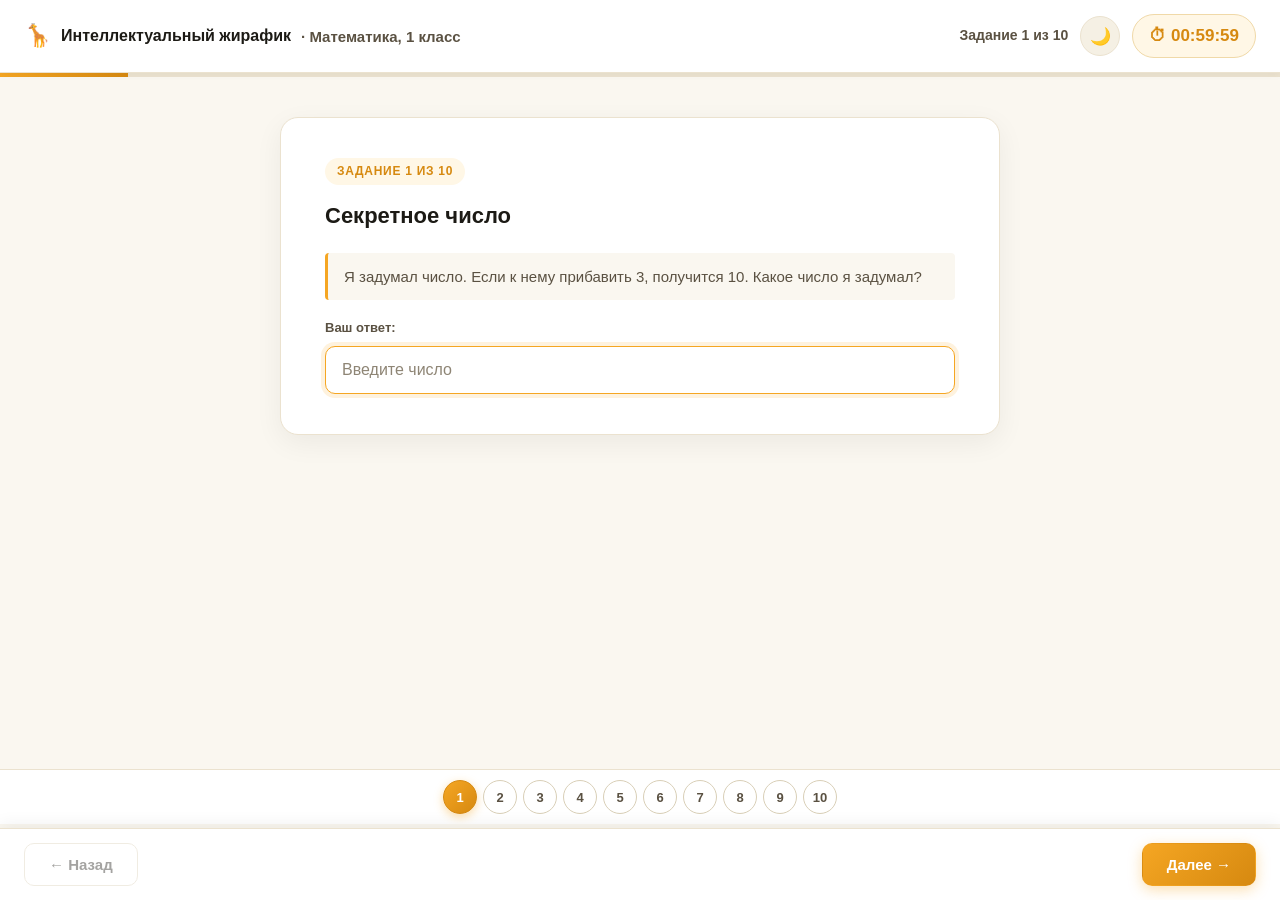
<file: olympiads/math_1.html>
<!DOCTYPE html>
<html lang="ru">
<head>
<meta charset="UTF-8">
<meta name="viewport" content="width=device-width, initial-scale=1.0">
<title>Математика — 1 класс</title>
<script>
  // Применяем тему ДО отрисовки, чтобы не было "вспышки"
  (function () {
    try {
      var t = localStorage.getItem('theme');
      if (t === 'dark' || (!t && window.matchMedia('(prefers-color-scheme: dark)').matches)) {
        document.documentElement.setAttribute('data-theme', 'dark');
      }
    } catch (e) {}
  })();
</script>
<style>
  /* ===================== ТЕМЫ ===================== */
  :root, [data-theme="light"] {
    --primary: #f5a623;
    --primary-dark: #d68910;
    --primary-soft: #fff7e6;
    --primary-line: #f0d9a8;
    --bg: #faf7f0;
    --bg-alt: #ffffff;
    --surface: #ffffff;
    --surface-2: #f5f0e4;
    --text: #1c1a15;
    --text-2: #5a5142;
    --muted: #8e8575;
    --border: #ebe2cf;
    --border-strong: #d9cfb7;
    --danger: #d9534f;
    --success: #2f855a;
  }
  [data-theme="dark"] {
    --primary: #f5b43d;
    --primary-dark: #e09a2b;
    --primary-soft: #2f2618;
    --primary-line: #4a3a1f;
    --bg: #100e0a;
    --bg-alt: #181510;
    --surface: #1a1712;
    --surface-2: #221d15;
    --text: #f5edd9;
    --text-2: #c9bfa8;
    --muted: #8f8672;
    --border: #2a241a;
    --border-strong: #3d3526;
    --danger: #ff6b66;
    --success: #6ee07a;
  }

  * { box-sizing: border-box; margin: 0; padding: 0; }
  html, body {
    height: 100%;
    font-family: -apple-system, BlinkMacSystemFont, "Segoe UI", Roboto, Arial, sans-serif;
    background: var(--bg);
    color: var(--text);
    line-height: 1.55;
    -webkit-font-smoothing: antialiased;
    -webkit-user-select: none;
    -moz-user-select: none;
    -ms-user-select: none;
    user-select: none;
    transition: background 0.25s ease, color 0.25s ease;
  }
  body { display: flex; flex-direction: column; min-height: 100vh; }

  .topbar {
    display: flex; align-items: center; justify-content: space-between;
    padding: 14px 24px; background: var(--surface); border-bottom: 1px solid var(--border);
    box-shadow: 0 2px 8px rgba(0,0,0,0.04);
    position: sticky; top: 0; z-index: 50;
  }
  .brand { display: flex; align-items: center; gap: 10px; font-weight: 800; font-size: 16px; }
  .brand-emoji { font-size: 22px; }
  .brand-title { font-size: 15px; color: var(--text-2); font-weight: 600; }

  .topbar-right { display: flex; align-items: center; gap: 12px; }

  .theme-toggle {
    background: var(--surface-2);
    border: 1px solid var(--border);
    border-radius: 999px;
    width: 40px; height: 40px;
    cursor: pointer;
    display: flex; align-items: center; justify-content: center;
    font-size: 17px;
    transition: background 0.15s, transform 0.1s;
    flex-shrink: 0;
    position: relative;
  }
  .theme-toggle:hover { background: var(--primary-soft); transform: scale(1.05); }

  .theme-toggle .theme-icon-dark { display: none; }
  .theme-toggle .theme-icon-light { display: inline; }
  [data-theme="dark"] .theme-toggle .theme-icon-dark { display: inline; }
  [data-theme="dark"] .theme-toggle .theme-icon-light { display: none; }

  .timer {
    display: flex; align-items: center; gap: 8px;
    padding: 8px 16px; background: var(--primary-soft); border: 1.5px solid var(--primary-line);
    border-radius: 999px; font-weight: 800; font-size: 17px; color: var(--primary-dark);
    font-variant-numeric: tabular-nums;
  }
  .timer.warning { background: var(--primary-soft); }
  .timer.danger { background: rgba(217, 83, 79, 0.1); color: var(--danger); border-color: var(--danger); animation: pulse 1s infinite; }
  @keyframes pulse { 0%, 100% { opacity: 1; } 50% { opacity: 0.55; } }

  .progress-info { font-size: 14px; font-weight: 700; color: var(--text-2); }
  .progress-bar { height: 4px; background: var(--border); }
  .progress-bar-fill { height: 100%; background: linear-gradient(90deg, var(--primary), var(--primary-dark)); width: 0%; transition: width 0.3s; }

  .stage { flex: 1; display: flex; justify-content: center; padding: 40px 24px 220px; }
  .card {
    width: 100%; max-width: 720px; background: var(--surface); border: 1px solid var(--border);
    border-radius: 18px; padding: 40px 44px;
    box-shadow: 0 8px 28px rgba(0,0,0,0.06);
    align-self: flex-start;
  }

  .q-num {
    display: inline-block; padding: 4px 12px; background: var(--primary-soft); color: var(--primary-dark);
    font-size: 12px; font-weight: 800; letter-spacing: 0.06em; text-transform: uppercase;
    border-radius: 999px; margin-bottom: 16px;
  }
  .q-title { font-size: 22px; font-weight: 800; margin-bottom: 22px; line-height: 1.35; color: var(--text); }
  .q-hint {
    font-size: 15px; color: var(--text-2); margin-bottom: 18px;
    padding: 12px 16px; background: var(--bg); border-left: 3px solid var(--primary);
    border-radius: 4px;
  }
  .q-answer-label { font-size: 13px; font-weight: 700; color: var(--text-2); margin-bottom: 8px; display: block; }
  .q-input {
    width: 100%; padding: 14px 16px; border: 1.5px solid var(--border); border-radius: 10px;
    font-size: 16px; font-family: inherit; background: var(--bg); color: var(--text);
    transition: border 0.15s, box-shadow 0.15s, background 0.15s;
  }
  .q-input:focus { outline: none; border-color: var(--primary); background: var(--surface); box-shadow: 0 0 0 4px rgba(245,166,35,0.15); }
  .q-input::placeholder { color: var(--muted); }

  .multi-fields { display: flex; flex-direction: column; gap: 14px; }
  .field-row { display: flex; flex-direction: column; gap: 6px; }
  .field-label { font-size: 13px; font-weight: 700; color: var(--text-2); }

  .nums-bar {
    position: fixed; left: 0; right: 0; bottom: 76px;
    background: var(--surface); border-top: 1px solid var(--border);
    padding: 10px 16px; z-index: 60;
    display: flex; flex-wrap: wrap; gap: 6px; justify-content: center;
    max-height: 110px; overflow-y: auto;
  }
  .num-dot {
    width: 34px; height: 34px; border-radius: 50%;
    border: 1.5px solid var(--border-strong); background: var(--surface); color: var(--text-2);
    font-size: 13px; font-weight: 800; cursor: pointer;
    display: inline-flex; align-items: center; justify-content: center;
    transition: background 0.15s, border 0.15s, color 0.15s, transform 0.1s;
    font-family: inherit; flex: 0 0 auto;
  }
  .num-dot:hover { border-color: var(--primary); transform: translateY(-1px); }
  .num-dot.answered { background: var(--primary-soft); border-color: var(--primary-line); color: var(--primary-dark); }
  .num-dot.active {
    background: linear-gradient(135deg, var(--primary), var(--primary-dark));
    border-color: var(--primary-dark); color: #fff;
    box-shadow: 0 3px 10px rgba(245,166,35,0.4);
  }

  .nav-bar {
    position: fixed; bottom: 0; left: 0; right: 0; background: var(--surface);
    border-top: 1px solid var(--border); box-shadow: 0 -4px 16px rgba(0,0,0,0.06);
    padding: 14px 24px; display: flex; justify-content: space-between; align-items: center;
    gap: 12px; z-index: 70;
  }
  .btn {
    padding: 12px 24px; border-radius: 10px; font-size: 15px; font-weight: 700;
    cursor: pointer; border: 1.5px solid transparent; font-family: inherit;
    transition: transform 0.1s, box-shadow 0.15s, background 0.15s;
    text-decoration: none; display: inline-flex; align-items: center; gap: 6px;
  }
  .btn:hover { transform: translateY(-1px); }
  .btn:disabled { opacity: 0.4; cursor: not-allowed; transform: none; }
  .btn-primary { background: linear-gradient(135deg, var(--primary), var(--primary-dark)); color: #fff; box-shadow: 0 4px 14px rgba(245,166,35,0.35); }
  .btn-outline { background: var(--surface); color: var(--text); border-color: var(--border-strong); }
  .btn-outline:hover { background: var(--primary-soft); border-color: var(--primary); color: var(--primary-dark); }
  .btn-finish { background: linear-gradient(135deg, #2b7a2b, #1f5a1f); color: #fff; box-shadow: 0 4px 14px rgba(43,122,43,0.35); }

  .finish-screen { text-align: center; padding: 40px 20px; }
  .finish-emoji { font-size: 80px; margin-bottom: 16px; }
  .finish-title { font-size: 30px; font-weight: 900; margin-bottom: 12px; letter-spacing: -0.02em; color: var(--text); }
  .finish-text { font-size: 16px; color: var(--text-2); max-width: 520px; margin: 0 auto 24px; }

  .finish-stats { display: flex; justify-content: center; gap: 32px; margin: 30px 0; flex-wrap: wrap; }
  .finish-stat { text-align: center; }
  .finish-stat-value { font-size: 36px; font-weight: 900; color: var(--primary-dark); line-height: 1; }
  .finish-stat-value.good { color: var(--success); }
  .finish-stat-value.bad  { color: var(--danger); }
  .finish-stat-label { font-size: 13px; color: var(--muted); margin-top: 6px; font-weight: 700; text-transform: uppercase; letter-spacing: 0.05em; }

  .review-list { text-align: left; margin: 30px 0; max-height: 400px; overflow-y: auto; padding-right: 4px; }
  .review-item {
    padding: 14px 16px; border-radius: 10px; margin-bottom: 10px;
    background: var(--bg); border-left: 4px solid var(--border);
  }
  .review-item.correct { border-left-color: var(--success); background: rgba(47,133,90,0.06); }
  .review-item.wrong { border-left-color: var(--danger); background: rgba(217,83,79,0.06); }
  .review-q { font-weight: 700; color: var(--text); font-size: 14px; margin-bottom: 4px; }
  .review-your { font-size: 13px; color: var(--text-2); }

  .modal-backdrop {
    position: fixed; inset: 0; background: rgba(0,0,0,0.5); display: none;
    align-items: center; justify-content: center; z-index: 100; padding: 20px;
  }
  .modal-backdrop.show { display: flex; }
  .modal {
    background: var(--surface); border-radius: 16px; padding: 32px; max-width: 420px; width: 100%;
    text-align: center; box-shadow: 0 20px 60px rgba(0,0,0,0.25);
    color: var(--text);
  }
  .modal-title { font-size: 20px; font-weight: 800; margin-bottom: 10px; }
  .modal-text { font-size: 15px; color: var(--text-2); margin-bottom: 24px; line-height: 1.6; }
  .modal-actions { display: flex; gap: 10px; justify-content: center; }

  .award-box {
    max-width: 520px; margin: 0 auto 24px; text-align: left;
    background: var(--primary-soft); border: 1px solid var(--primary-line); border-radius: 12px; padding: 18px 20px;
  }
  .award-title { font-weight: 800; font-size: 15px; color: var(--primary-dark); margin-bottom: 8px; }
  .award-price { font-size: 13px; color: var(--text-2); margin-bottom: 12px; }

  @media (max-width: 640px) {
    .topbar { padding: 10px 14px; flex-wrap: wrap; gap: 8px; }
    .brand-title { display: none; }
    .timer { font-size: 15px; padding: 6px 12px; }
    .theme-toggle { width: 36px; height: 36px; font-size: 15px; }
    .card { padding: 28px 22px; }
    .q-title { font-size: 19px; }
    .nav-bar { padding: 10px 14px; }
    .btn { padding: 10px 16px; font-size: 14px; }
    .finish-title { font-size: 24px; }
    .stage { padding-bottom: 240px; }
    .nums-bar { bottom: 64px; max-height: 96px; padding: 8px 10px; }
    .num-dot { width: 30px; height: 30px; font-size: 12px; }
  }
  @media print { body { display: none; } }
</style>
</head>
<body>

<div class="topbar">
  <div class="brand">
    <span class="brand-emoji">🦒</span>
    <span>Интеллектуальный жирафик</span>
    <span class="brand-title">· Математика, 1 класс</span>
  </div>
  <div class="topbar-right">
    <div class="progress-info" id="progressInfo">Задание 1 из 10</div>
    <button type="button" class="theme-toggle" id="themeToggle" title="Сменить тему">
      <span class="theme-icon-light">🌙</span>
      <span class="theme-icon-dark">☀️</span>
    </button>
    <div class="timer" id="timer">⏱ 01:00:00</div>
  </div>
</div>

<div class="progress-bar">
  <div class="progress-bar-fill" id="progressFill"></div>
</div>

<div class="stage">
  <div class="card" id="card"></div>
</div>

<div class="nav-bar" id="navBar">
  <button type="button" class="btn btn-outline" id="prevBtn" disabled>← Назад</button>
  <button type="button" class="btn btn-primary" id="nextBtn">Далее →</button>
</div>

<div class="nums-bar" id="numsBar"></div>

<div class="modal-backdrop" id="finishModal">
  <div class="modal">
    <div class="modal-title">Завершить олимпиаду?</div>
    <div class="modal-text">
      После завершения вы не сможете изменить ответы.
      Убедитесь, что ответили на все задания.
    </div>
    <div class="modal-actions">
      <button type="button" class="btn btn-outline" id="cancelFinish">Отмена</button>
      <button type="button" class="btn btn-finish" id="confirmFinish">Завершить</button>
    </div>
  </div>
</div>

<script>
(function () {
  'use strict';

  // ============================================================
  // ТЕМА
  // ============================================================
  const themeToggle = document.getElementById('themeToggle');
  if (themeToggle) {
    themeToggle.addEventListener('click', function () {
      const root = document.documentElement;
      const isDark = root.getAttribute('data-theme') === 'dark';
      if (isDark) {
        root.removeAttribute('data-theme');
        try { localStorage.setItem('theme', 'light'); } catch (e) {}
      } else {
        root.setAttribute('data-theme', 'dark');
        try { localStorage.setItem('theme', 'dark'); } catch (e) {}
      }
    });
  }

  // ============================================================
  // ЗАЩИТА ОТ КОПИРОВАНИЯ
  // ============================================================
  document.addEventListener('contextmenu', e => e.preventDefault());
  document.addEventListener('copy', e => e.preventDefault());
  document.addEventListener('cut', e => e.preventDefault());
  document.addEventListener('selectstart', e => {
    if (!e.target.matches('input, textarea')) e.preventDefault();
  });
  document.addEventListener('keydown', e => {
    if ((e.ctrlKey || e.metaKey) && ['c','x','a','u','s','p'].includes(e.key.toLowerCase())) {
      e.preventDefault(); return false;
    }
    if (e.key === 'F12' ||
        ((e.ctrlKey || e.metaKey) && e.shiftKey && ['i','j','c'].includes(e.key.toLowerCase()))) {
      e.preventDefault(); return false;
    }
  });

  // ============================================================
  // ЗАДАНИЯ (10 интересных)
  // ============================================================
  const QUESTIONS = [
    {
      title: 'Секретное число',
      text: 'Я задумал число. Если к нему прибавить 3, получится 10. Какое число я задумал?',
      placeholder: 'Введите число',
      answer: '7',
      keywords: ['7']
    },
    {
      title: 'Пропущенное слагаемое',
      text: 'В выражении 8 + ? = 15 пропущено число. Какое?',
      placeholder: 'Введите число',
      answer: '7',
      keywords: ['7']
    },
    {
      title: 'Поровну',
      text: 'У Маши 6 яблок, у Кати 2. Сколько яблок Маша должна отдать Кате, чтобы у них стало поровну?',
      placeholder: 'Введите число',
      answer: '2',
      keywords: ['2']
    },
    {
      title: 'Соседние числа',
      text: 'Сумма двух соседних чисел равна 9. Какие это числа?',
      fields: [
        { label: '1-е число', placeholder: 'Введите число', keywords: ['4'] },
        { label: '2-е число', placeholder: 'Введите число', keywords: ['5'] }
      ]
    },
    {
      title: 'Сколько страниц?',
      text: 'Книга открыта на странице 7. Справа от неё ещё 5 страниц. На какой странице заканчивается книга?',
      placeholder: 'Введите число',
      answer: '12',
      keywords: ['12']
    },
    {
      title: 'Прямоугольник и квадрат',
      text: 'Сколько всего квадратов можно увидеть в прямоугольнике 2×3 (в клетку), если считать и большие, и маленькие?',
      placeholder: 'Введите число',
      answer: '8',
      keywords: ['8']
    },
    {
      title: 'Числовая лесенка',
      text: 'Продолжи ряд: 10, 8, 6, 4, ... Какое число идёт дальше?',
      placeholder: 'Введите число',
      answer: '2',
      keywords: ['2']
    },
    {
      title: 'Который час?',
      text: 'Минутная стрелка смотрит на 12, а часовая — на 3. Который час?',
      placeholder: 'Например: 3:00',
      answer: '3:00',
      keywords: ['3']
    },
    {
      title: 'Сколько рук?',
      text: 'У трёх мальчиков вместе столько же рук, сколько у скольких девочек?',
      placeholder: 'Введите число',
      answer: '3',
      keywords: ['3']
    },
    {
      title: 'Хитрый счёт',
      text: 'Сколько раз цифра 1 встречается в числах от 1 до 20?',
      placeholder: 'Введите число',
      answer: '12',
      keywords: ['12']
    }
  ];

  const TOTAL = QUESTIONS.length;
  const DURATION = 60 * 60; // 1 час

  let currentIndex = 0;
  let answers = new Array(TOTAL).fill('');
  let timeLeft = DURATION;
  let timerInterval = null;
  let finished = false;

  const STORAGE_KEY = 'giraffic_math_1_answers';
  const STORAGE_TIME = 'giraffic_math_1_time';

  try {
    const s = localStorage.getItem(STORAGE_KEY);
    if (s) answers = JSON.parse(s);
    const t = localStorage.getItem(STORAGE_TIME);
    if (t) {
      const p = parseInt(t, 10);
      if (!isNaN(p) && p > 0 && p < DURATION) timeLeft = p;
    }
  } catch (e) {}

  const card = document.getElementById('card');
  const prevBtn = document.getElementById('prevBtn');
  const nextBtn = document.getElementById('nextBtn');
  const progressInfo = document.getElementById('progressInfo');
  const progressFill = document.getElementById('progressFill');
  const timerEl = document.getElementById('timer');
  const finishModal = document.getElementById('finishModal');
  const cancelFinish = document.getElementById('cancelFinish');
  const confirmFinish = document.getElementById('confirmFinish');
  const navBar = document.getElementById('navBar');
  const numsBar = document.getElementById('numsBar');

  // ============================================================
  // ПРОВЕРКА ОТВЕТА
  // ============================================================
  function norm(s) {
    return String(s).toLowerCase().replace(/ё/g, 'е').trim();
  }

  function checkAnswer(userVal, q) {
    if (q.fields) {
      const arr = Array.isArray(userVal) ? userVal : [];
      return q.fields.every(function (f, i) {
        const v = arr[i] ? norm(arr[i]) : '';
        if (!v) return false;
        return f.keywords.every(function (kw) {
          return v.includes(norm(kw));
        });
      });
    }
    const v = typeof userVal === 'string' ? norm(userVal) : '';
    if (!v) return false;
    return q.keywords.every(function (kw) { return v.includes(norm(kw)); });
  }

  // ============================================================
  // ОПРЕДЕЛЕНИЕ НАГРАДЫ
  // ============================================================
  function getAward(correct, total) {
    const pct = correct / total * 100;
    if (pct >= 100) return { key: 'diploma1', title: 'Диплом I степени',   price: 150 };
    if (pct >= 90)  return { key: 'diploma2', title: 'Диплом II степени',  price: 150 };
    if (pct >= 80)  return { key: 'diploma3', title: 'Диплом III степени', price: 150 };
    return             { key: 'cert',     title: 'Сертификат участника', price: 100 };
  }

  // ============================================================
  // РЕНДЕР
  // ============================================================
  function escapeHtml(s) {
    return String(s)
      .replace(/&/g, '&amp;').replace(/</g, '&lt;').replace(/>/g, '&gt;')
      .replace(/"/g, '&quot;').replace(/'/g, '&#39;');
  }

  function render() {
    if (finished) return;
    const q = QUESTIONS[currentIndex];

    let answerHtml = '';
    if (q.fields) {
      const vals = Array.isArray(answers[currentIndex]) ? answers[currentIndex] : new Array(q.fields.length).fill('');
      answerHtml = '<div class="multi-fields">' + q.fields.map(function (f, i) {
        return `
          <div class="field-row">
            <label class="field-label">${escapeHtml(f.label)}</label>
            <input type="text" class="q-input" data-field-index="${i}"
                   placeholder="${escapeHtml(f.placeholder)}"
                   value="${escapeHtml(vals[i] || '')}"
                   autocomplete="off">
          </div>`;
      }).join('') + '</div>';
    } else {
      const val = typeof answers[currentIndex] === 'string' ? answers[currentIndex] : '';
      answerHtml = `
        <label class="q-answer-label">Ваш ответ:</label>
        <input type="text" class="q-input" id="answerInput"
               placeholder="${escapeHtml(q.placeholder || '')}"
               value="${escapeHtml(val)}"
               autocomplete="off" autofocus>`;
    }

    card.innerHTML = `
      <div class="q-num">Задание ${currentIndex + 1} из ${TOTAL}</div>
      <h2 class="q-title">${escapeHtml(q.title)}</h2>
      <p class="q-hint">${escapeHtml(q.text)}</p>
      ${answerHtml}
    `;

    if (q.fields) {
      const inputs = card.querySelectorAll('.q-input');
      const ensureArr = function () {
        if (!Array.isArray(answers[currentIndex])) {
          answers[currentIndex] = new Array(q.fields.length).fill('');
        }
        return answers[currentIndex];
      };
      inputs.forEach(function (inp) {
        inp.addEventListener('input', function () {
          ensureArr()[parseInt(inp.dataset.fieldIndex, 10)] = inp.value;
          saveAnswers();
          updateNumsBar();
        });
        inp.addEventListener('keydown', function (e) {
          if (e.key === 'Enter') {
            e.preventDefault();
            if (currentIndex < TOTAL - 1) goTo(currentIndex + 1);
            else openFinishModal();
          }
        });
      });
    } else {
      const input = document.getElementById('answerInput');
      input.addEventListener('input', function () {
        answers[currentIndex] = input.value;
        saveAnswers();
        updateNumsBar();
      });
      input.addEventListener('keydown', function (e) {
        if (e.key === 'Enter') {
          e.preventDefault();
          if (currentIndex < TOTAL - 1) goTo(currentIndex + 1);
          else openFinishModal();
        }
      });
    }

    prevBtn.disabled = currentIndex === 0;
    if (currentIndex === TOTAL - 1) {
      nextBtn.textContent = 'Завершить';
      nextBtn.classList.remove('btn-primary');
      nextBtn.classList.add('btn-finish');
    } else {
      nextBtn.textContent = 'Далее →';
      nextBtn.classList.remove('btn-finish');
      nextBtn.classList.add('btn-primary');
    }
    progressInfo.textContent = `Задание ${currentIndex + 1} из ${TOTAL}`;
    progressFill.style.width = ((currentIndex + 1) / TOTAL * 100) + '%';
    updateNumsBar();
  }

  function isAnswered(i) {
    const q = QUESTIONS[i];
    const v = answers[i];
    if (q.fields) {
      if (!Array.isArray(v)) return false;
      return v.some(function (x) { return x && x.trim(); });
    }
    return typeof v === 'string' && v.trim() !== '';
  }

  function buildNumsBar() {
    if (!numsBar || numsBar.children.length) return;
    for (let i = 0; i < TOTAL; i++) {
      const b = document.createElement('button');
      b.type = 'button';
      b.className = 'num-dot';
      b.dataset.index = i;
      b.textContent = i + 1;
      b.addEventListener('click', function () { goTo(parseInt(b.dataset.index, 10)); });
      numsBar.appendChild(b);
    }
  }

  function updateNumsBar() {
    if (!numsBar) return;
    buildNumsBar();
    const dots = numsBar.children;
    for (let i = 0; i < dots.length; i++) {
      const d = dots[i];
      d.classList.toggle('active', i === currentIndex);
      d.classList.toggle('answered', isAnswered(i));
    }
  }

  function goTo(index) {
    if (index < 0 || index >= TOTAL) return;
    currentIndex = index;
    render();
    window.scrollTo({ top: 0, behavior: 'smooth' });
  }

  function saveAnswers() {
    try { localStorage.setItem(STORAGE_KEY, JSON.stringify(answers)); } catch (e) {}
  }

  // ============================================================
  // ТАЙМЕР
  // ============================================================
  function formatTime(s) {
    const h = Math.floor(s / 3600);
    const m = Math.floor((s % 3600) / 60);
    const sec = s % 60;
    return [h, m, sec].map(v => String(v).padStart(2, '0')).join(':');
  }
  function updateTimer() {
    timerEl.textContent = '⏱ ' + formatTime(timeLeft);
    timerEl.classList.remove('warning', 'danger');
    if (timeLeft <= 300) timerEl.classList.add('danger');
    else if (timeLeft <= 1800) timerEl.classList.add('warning');
  }
  function startTimer() {
    updateTimer();
    timerInterval = setInterval(function () {
      timeLeft--;
      try { localStorage.setItem(STORAGE_TIME, String(timeLeft)); } catch (e) {}
      updateTimer();
      if (timeLeft <= 0) { clearInterval(timerInterval); finish(true); }
    }, 1000);
  }

  // ============================================================
  // ЗАВЕРШЕНИЕ + ПЕРЕХОД НА ОПЛАТУ
  // ============================================================
  function openFinishModal() { finishModal.classList.add('show'); }
  function closeFinishModal() { finishModal.classList.remove('show'); }

  function formatUserAnswer(val, q) {
    if (q.fields) {
      if (!Array.isArray(val)) return '— не отвечено —';
      const parts = q.fields.map(function (f, i) {
        return f.label + ': ' + (val[i] && val[i].trim() ? val[i] : '—');
      });
      return parts.join('; ');
    }
    return (typeof val === 'string' && val.trim()) ? val : '— не отвечено —';
  }

  function finish(timeUp) {
    if (finished) return;
    finished = true;
    clearInterval(timerInterval);

    let correct = 0;
    const review = [];
    QUESTIONS.forEach(function (q, i) {
      const ok = checkAnswer(answers[i], q);
      if (ok) correct++;
      review.push({
        title: q.title,
        your: formatUserAnswer(answers[i], q),
        ok: ok
      });
    });

    const pct = Math.round(correct / TOTAL * 100);
    const award = getAward(correct, TOTAL);
    const emoji = timeUp ? '⏰' : (pct >= 80 ? '🎉' : pct >= 50 ? '👍' : '🙂');

    card.innerHTML = `
      <div class="finish-screen">
        <div class="finish-emoji">${emoji}</div>
        <h1 class="finish-title">${timeUp ? 'Время вышло!' : 'Олимпиада завершена!'}</h1>
        <p class="finish-text">Ваш результат: <b>${correct} из ${TOTAL}</b> (${pct}%).</p>

        <div class="finish-stats">
          <div class="finish-stat">
            <div class="finish-stat-value good">${correct}</div>
            <div class="finish-stat-label">правильно</div>
          </div>
          <div class="finish-stat">
            <div class="finish-stat-value bad">${TOTAL - correct}</div>
            <div class="finish-stat-label">ошибок</div>
          </div>
          <div class="finish-stat">
            <div class="finish-stat-value">${pct}%</div>
            <div class="finish-stat-label">результат</div>
          </div>
        </div>

        <div class="award-box">
          <div class="award-title">Вам доступен: ${award.title}</div>
          <div class="award-price">Стоимость: ${award.price} ₽</div>
          <button id="buyBtn" class="btn btn-primary" style="width:100%;justify-content:center;">
            Купить «${award.title}» за ${award.price} ₽
          </button>
        </div>

        <h3 style="font-size:18px;font-weight:800;margin:32px 0 14px;text-align:left;">Разбор ответов</h3>
        <div class="review-list">
          ${review.map((r, i) => `
            <div class="review-item ${r.ok ? 'correct' : 'wrong'}">
              <div class="review-q">${i + 1}. ${escapeHtml(r.title)}</div>
              <div class="review-your">Ваш ответ: ${escapeHtml(r.your)}</div>
            </div>
          `).join('')}
        </div>

        <a href="/olympiads" class="btn btn-outline" style="margin-top:16px;">← К списку олимпиад</a>
      </div>
    `;

    if (navBar) navBar.style.display = 'none';
    if (numsBar) numsBar.style.display = 'none';

    document.getElementById('buyBtn').addEventListener('click', function () {
      const fd = new FormData();
      fd.append('filename', 'math_1.html');
      fd.append('correct', correct);
      fd.append('total', TOTAL);

      fetch('/olympiads/submit', {
        method: 'POST',
        body: fd,
        credentials: 'same-origin'
      })
      .then(() => {
        window.location.href = `/olympiads/buy?filename=math_1.html&correct=${correct}&total=${TOTAL}`;
      })
      .catch(function (e) {
        console.warn('Не удалось сохранить результат:', e);
        window.location.href = `/olympiads/buy?filename=math_1.html&correct=${correct}&total=${TOTAL}`;
      });
    });
  }

  // ============================================================
  // СОБЫТИЯ
  // ============================================================
  prevBtn.addEventListener('click', () => { if (currentIndex > 0) goTo(currentIndex - 1); });
  nextBtn.addEventListener('click', () => {
    if (currentIndex < TOTAL - 1) goTo(currentIndex + 1);
    else openFinishModal();
  });
  cancelFinish.addEventListener('click', closeFinishModal);
  confirmFinish.addEventListener('click', () => { closeFinishModal(); finish(false); });
  window.addEventListener('beforeunload', function (e) {
    if (!finished) { e.preventDefault(); e.returnValue = ''; }
  });

  buildNumsBar();
  render();
  startTimer();
})();
</script>
</body>
</html>
</file>
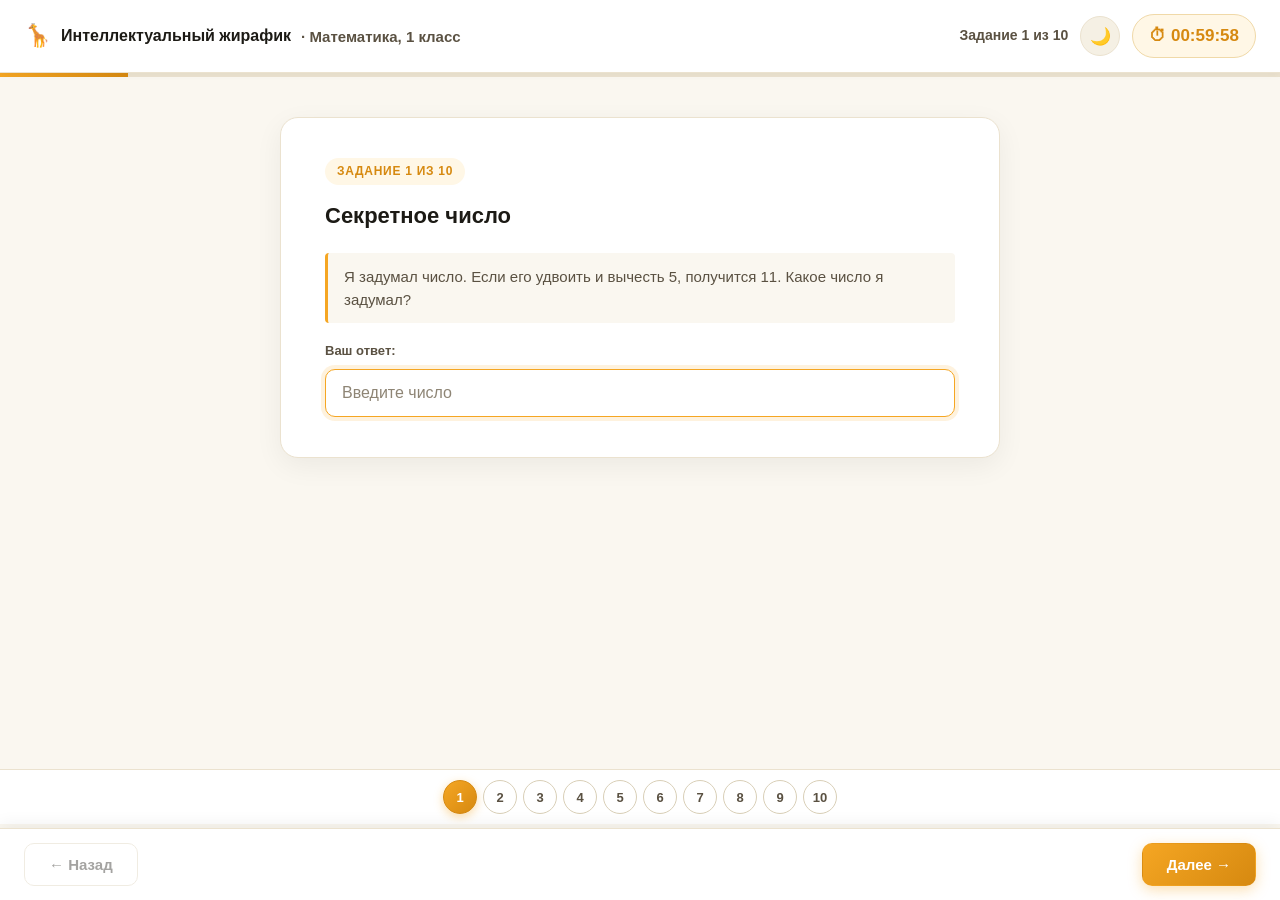
<file: olympiads/math_2.html>
<!DOCTYPE html>
<html lang="ru">
<head>
<meta charset="UTF-8">
<meta name="viewport" content="width=device-width, initial-scale=1.0">
<title>Математика — 1 класс</title>
<script>
  // Применяем тему ДО отрисовки, чтобы не было "вспышки"
  (function () {
    try {
      var t = localStorage.getItem('theme');
      if (t === 'dark' || (!t && window.matchMedia('(prefers-color-scheme: dark)').matches)) {
        document.documentElement.setAttribute('data-theme', 'dark');
      }
    } catch (e) {}
  })();
</script>
<style>
  /* ===================== ТЕМЫ ===================== */
  :root, [data-theme="light"] {
    --primary: #f5a623;
    --primary-dark: #d68910;
    --primary-soft: #fff7e6;
    --primary-line: #f0d9a8;
    --bg: #faf7f0;
    --bg-alt: #ffffff;
    --surface: #ffffff;
    --surface-2: #f5f0e4;
    --text: #1c1a15;
    --text-2: #5a5142;
    --muted: #8e8575;
    --border: #ebe2cf;
    --border-strong: #d9cfb7;
    --danger: #d9534f;
    --success: #2f855a;
  }
  [data-theme="dark"] {
    --primary: #f5b43d;
    --primary-dark: #e09a2b;
    --primary-soft: #2f2618;
    --primary-line: #4a3a1f;
    --bg: #100e0a;
    --bg-alt: #181510;
    --surface: #1a1712;
    --surface-2: #221d15;
    --text: #f5edd9;
    --text-2: #c9bfa8;
    --muted: #8f8672;
    --border: #2a241a;
    --border-strong: #3d3526;
    --danger: #ff6b66;
    --success: #6ee07a;
  }

  * { box-sizing: border-box; margin: 0; padding: 0; }
  html, body {
    height: 100%;
    font-family: -apple-system, BlinkMacSystemFont, "Segoe UI", Roboto, Arial, sans-serif;
    background: var(--bg);
    color: var(--text);
    line-height: 1.55;
    -webkit-font-smoothing: antialiased;
    -webkit-user-select: none;
    -moz-user-select: none;
    -ms-user-select: none;
    user-select: none;
    transition: background 0.25s ease, color 0.25s ease;
  }
  body { display: flex; flex-direction: column; min-height: 100vh; }

  .topbar {
    display: flex; align-items: center; justify-content: space-between;
    padding: 14px 24px; background: var(--surface); border-bottom: 1px solid var(--border);
    box-shadow: 0 2px 8px rgba(0,0,0,0.04);
    position: sticky; top: 0; z-index: 50;
  }
  .brand { display: flex; align-items: center; gap: 10px; font-weight: 800; font-size: 16px; }
  .brand-emoji { font-size: 22px; }
  .brand-title { font-size: 15px; color: var(--text-2); font-weight: 600; }

  .topbar-right { display: flex; align-items: center; gap: 12px; }

  .theme-toggle {
    background: var(--surface-2);
    border: 1px solid var(--border);
    border-radius: 999px;
    width: 40px; height: 40px;
    cursor: pointer;
    display: flex; align-items: center; justify-content: center;
    font-size: 17px;
    transition: background 0.15s, transform 0.1s;
    flex-shrink: 0;
    position: relative;
  }
  .theme-toggle:hover { background: var(--primary-soft); transform: scale(1.05); }

  .theme-toggle .theme-icon-dark { display: none; }
  .theme-toggle .theme-icon-light { display: inline; }
  [data-theme="dark"] .theme-toggle .theme-icon-dark { display: inline; }
  [data-theme="dark"] .theme-toggle .theme-icon-light { display: none; }

  .timer {
    display: flex; align-items: center; gap: 8px;
    padding: 8px 16px; background: var(--primary-soft); border: 1.5px solid var(--primary-line);
    border-radius: 999px; font-weight: 800; font-size: 17px; color: var(--primary-dark);
    font-variant-numeric: tabular-nums;
  }
  .timer.warning { background: var(--primary-soft); }
  .timer.danger { background: rgba(217, 83, 79, 0.1); color: var(--danger); border-color: var(--danger); animation: pulse 1s infinite; }
  @keyframes pulse { 0%, 100% { opacity: 1; } 50% { opacity: 0.55; } }

  .progress-info { font-size: 14px; font-weight: 700; color: var(--text-2); }
  .progress-bar { height: 4px; background: var(--border); }
  .progress-bar-fill { height: 100%; background: linear-gradient(90deg, var(--primary), var(--primary-dark)); width: 0%; transition: width 0.3s; }

  .stage { flex: 1; display: flex; justify-content: center; padding: 40px 24px 220px; }
  .card {
    width: 100%; max-width: 720px; background: var(--surface); border: 1px solid var(--border);
    border-radius: 18px; padding: 40px 44px;
    box-shadow: 0 8px 28px rgba(0,0,0,0.06);
    align-self: flex-start;
  }

  .q-num {
    display: inline-block; padding: 4px 12px; background: var(--primary-soft); color: var(--primary-dark);
    font-size: 12px; font-weight: 800; letter-spacing: 0.06em; text-transform: uppercase;
    border-radius: 999px; margin-bottom: 16px;
  }
  .q-title { font-size: 22px; font-weight: 800; margin-bottom: 22px; line-height: 1.35; color: var(--text); }
  .q-hint {
    font-size: 15px; color: var(--text-2); margin-bottom: 18px;
    padding: 12px 16px; background: var(--bg); border-left: 3px solid var(--primary);
    border-radius: 4px;
  }
  .q-answer-label { font-size: 13px; font-weight: 700; color: var(--text-2); margin-bottom: 8px; display: block; }
  .q-input {
    width: 100%; padding: 14px 16px; border: 1.5px solid var(--border); border-radius: 10px;
    font-size: 16px; font-family: inherit; background: var(--bg); color: var(--text);
    transition: border 0.15s, box-shadow 0.15s, background 0.15s;
  }
  .q-input:focus { outline: none; border-color: var(--primary); background: var(--surface); box-shadow: 0 0 0 4px rgba(245,166,35,0.15); }
  .q-input::placeholder { color: var(--muted); }

  .multi-fields { display: flex; flex-direction: column; gap: 14px; }
  .field-row { display: flex; flex-direction: column; gap: 6px; }
  .field-label { font-size: 13px; font-weight: 700; color: var(--text-2); }

  .nums-bar {
    position: fixed; left: 0; right: 0; bottom: 76px;
    background: var(--surface); border-top: 1px solid var(--border);
    padding: 10px 16px; z-index: 60;
    display: flex; flex-wrap: wrap; gap: 6px; justify-content: center;
    max-height: 110px; overflow-y: auto;
  }
  .num-dot {
    width: 34px; height: 34px; border-radius: 50%;
    border: 1.5px solid var(--border-strong); background: var(--surface); color: var(--text-2);
    font-size: 13px; font-weight: 800; cursor: pointer;
    display: inline-flex; align-items: center; justify-content: center;
    transition: background 0.15s, border 0.15s, color 0.15s, transform 0.1s;
    font-family: inherit; flex: 0 0 auto;
  }
  .num-dot:hover { border-color: var(--primary); transform: translateY(-1px); }
  .num-dot.answered { background: var(--primary-soft); border-color: var(--primary-line); color: var(--primary-dark); }
  .num-dot.active {
    background: linear-gradient(135deg, var(--primary), var(--primary-dark));
    border-color: var(--primary-dark); color: #fff;
    box-shadow: 0 3px 10px rgba(245,166,35,0.4);
  }

  .nav-bar {
    position: fixed; bottom: 0; left: 0; right: 0; background: var(--surface);
    border-top: 1px solid var(--border); box-shadow: 0 -4px 16px rgba(0,0,0,0.06);
    padding: 14px 24px; display: flex; justify-content: space-between; align-items: center;
    gap: 12px; z-index: 70;
  }
  .btn {
    padding: 12px 24px; border-radius: 10px; font-size: 15px; font-weight: 700;
    cursor: pointer; border: 1.5px solid transparent; font-family: inherit;
    transition: transform 0.1s, box-shadow 0.15s, background 0.15s;
    text-decoration: none; display: inline-flex; align-items: center; gap: 6px;
  }
  .btn:hover { transform: translateY(-1px); }
  .btn:disabled { opacity: 0.4; cursor: not-allowed; transform: none; }
  .btn-primary { background: linear-gradient(135deg, var(--primary), var(--primary-dark)); color: #fff; box-shadow: 0 4px 14px rgba(245,166,35,0.35); }
  .btn-outline { background: var(--surface); color: var(--text); border-color: var(--border-strong); }
  .btn-outline:hover { background: var(--primary-soft); border-color: var(--primary); color: var(--primary-dark); }
  .btn-finish { background: linear-gradient(135deg, #2b7a2b, #1f5a1f); color: #fff; box-shadow: 0 4px 14px rgba(43,122,43,0.35); }

  .finish-screen { text-align: center; padding: 40px 20px; }
  .finish-emoji { font-size: 80px; margin-bottom: 16px; }
  .finish-title { font-size: 30px; font-weight: 900; margin-bottom: 12px; letter-spacing: -0.02em; color: var(--text); }
  .finish-text { font-size: 16px; color: var(--text-2); max-width: 520px; margin: 0 auto 24px; }

  .finish-stats { display: flex; justify-content: center; gap: 32px; margin: 30px 0; flex-wrap: wrap; }
  .finish-stat { text-align: center; }
  .finish-stat-value { font-size: 36px; font-weight: 900; color: var(--primary-dark); line-height: 1; }
  .finish-stat-value.good { color: var(--success); }
  .finish-stat-value.bad  { color: var(--danger); }
  .finish-stat-label { font-size: 13px; color: var(--muted); margin-top: 6px; font-weight: 700; text-transform: uppercase; letter-spacing: 0.05em; }

  .review-list { text-align: left; margin: 30px 0; max-height: 400px; overflow-y: auto; padding-right: 4px; }
  .review-item {
    padding: 14px 16px; border-radius: 10px; margin-bottom: 10px;
    background: var(--bg); border-left: 4px solid var(--border);
  }
  .review-item.correct { border-left-color: var(--success); background: rgba(47,133,90,0.06); }
  .review-item.wrong { border-left-color: var(--danger); background: rgba(217,83,79,0.06); }
  .review-q { font-weight: 700; color: var(--text); font-size: 14px; margin-bottom: 4px; }
  .review-your { font-size: 13px; color: var(--text-2); }

  .modal-backdrop {
    position: fixed; inset: 0; background: rgba(0,0,0,0.5); display: none;
    align-items: center; justify-content: center; z-index: 100; padding: 20px;
  }
  .modal-backdrop.show { display: flex; }
  .modal {
    background: var(--surface); border-radius: 16px; padding: 32px; max-width: 420px; width: 100%;
    text-align: center; box-shadow: 0 20px 60px rgba(0,0,0,0.25);
    color: var(--text);
  }
  .modal-title { font-size: 20px; font-weight: 800; margin-bottom: 10px; }
  .modal-text { font-size: 15px; color: var(--text-2); margin-bottom: 24px; line-height: 1.6; }
  .modal-actions { display: flex; gap: 10px; justify-content: center; }

  .award-box {
    max-width: 520px; margin: 0 auto 24px; text-align: left;
    background: var(--primary-soft); border: 1px solid var(--primary-line); border-radius: 12px; padding: 18px 20px;
  }
  .award-title { font-weight: 800; font-size: 15px; color: var(--primary-dark); margin-bottom: 8px; }
  .award-price { font-size: 13px; color: var(--text-2); margin-bottom: 12px; }

  @media (max-width: 640px) {
    .topbar { padding: 10px 14px; flex-wrap: wrap; gap: 8px; }
    .brand-title { display: none; }
    .timer { font-size: 15px; padding: 6px 12px; }
    .theme-toggle { width: 36px; height: 36px; font-size: 15px; }
    .card { padding: 28px 22px; }
    .q-title { font-size: 19px; }
    .nav-bar { padding: 10px 14px; }
    .btn { padding: 10px 16px; font-size: 14px; }
    .finish-title { font-size: 24px; }
    .stage { padding-bottom: 240px; }
    .nums-bar { bottom: 64px; max-height: 96px; padding: 8px 10px; }
    .num-dot { width: 30px; height: 30px; font-size: 12px; }
  }
  @media print { body { display: none; } }
</style>
</head>
<body>

<div class="topbar">
  <div class="brand">
    <span class="brand-emoji">🦒</span>
    <span>Интеллектуальный жирафик</span>
    <span class="brand-title">· Математика, 1 класс</span>
  </div>
  <div class="topbar-right">
    <div class="progress-info" id="progressInfo">Задание 1 из 10</div>
    <button type="button" class="theme-toggle" id="themeToggle" title="Сменить тему">
      <span class="theme-icon-light">🌙</span>
      <span class="theme-icon-dark">☀️</span>
    </button>
    <div class="timer" id="timer">⏱ 01:00:00</div>
  </div>
</div>

<div class="progress-bar">
  <div class="progress-bar-fill" id="progressFill"></div>
</div>

<div class="stage">
  <div class="card" id="card"></div>
</div>

<div class="nav-bar" id="navBar">
  <button type="button" class="btn btn-outline" id="prevBtn" disabled>← Назад</button>
  <button type="button" class="btn btn-primary" id="nextBtn">Далее →</button>
</div>

<div class="nums-bar" id="numsBar"></div>

<div class="modal-backdrop" id="finishModal">
  <div class="modal">
    <div class="modal-title">Завершить олимпиаду?</div>
    <div class="modal-text">
      После завершения вы не сможете изменить ответы.
      Убедитесь, что ответили на все задания.
    </div>
    <div class="modal-actions">
      <button type="button" class="btn btn-outline" id="cancelFinish">Отмена</button>
      <button type="button" class="btn btn-finish" id="confirmFinish">Завершить</button>
    </div>
  </div>
</div>

<script>
(function () {
  'use strict';

  // ============================================================
  // ТЕМА
  // ============================================================
  const themeToggle = document.getElementById('themeToggle');
  if (themeToggle) {
    themeToggle.addEventListener('click', function () {
      const root = document.documentElement;
      const isDark = root.getAttribute('data-theme') === 'dark';
      if (isDark) {
        root.removeAttribute('data-theme');
        try { localStorage.setItem('theme', 'light'); } catch (e) {}
      } else {
        root.setAttribute('data-theme', 'dark');
        try { localStorage.setItem('theme', 'dark'); } catch (e) {}
      }
    });
  }

  // ============================================================
  // ЗАЩИТА ОТ КОПИРОВАНИЯ
  // ============================================================
  document.addEventListener('contextmenu', e => e.preventDefault());
  document.addEventListener('copy', e => e.preventDefault());
  document.addEventListener('cut', e => e.preventDefault());
  document.addEventListener('selectstart', e => {
    if (!e.target.matches('input, textarea')) e.preventDefault();
  });
  document.addEventListener('keydown', e => {
    if ((e.ctrlKey || e.metaKey) && ['c','x','a','u','s','p'].includes(e.key.toLowerCase())) {
      e.preventDefault(); return false;
    }
    if (e.key === 'F12' ||
        ((e.ctrlKey || e.metaKey) && e.shiftKey && ['i','j','c'].includes(e.key.toLowerCase()))) {
      e.preventDefault(); return false;
    }
  });

  // ============================================================
  // ЗАДАНИЯ (10 интересных)
  // ============================================================
  const QUESTIONS = [ // 2 класс
      {
        title: 'Секретное число',
        text: 'Я задумал число. Если его удвоить и вычесть 5, получится 11. Какое число я задумал?',
        placeholder: 'Введите число',
        answer: '8',
        keywords: ['8']
      },
      {
        title: 'Пропущенное вычитаемое',
        text: 'В выражении 14 − ? = 9 пропущено число. Какое?',
        placeholder: 'Введите число',
        answer: '5',
        keywords: ['5']
      },
      {
        title: 'Поровну',
        text: 'У Пети 9 наклеек, у Вани 3. Сколько наклеек Петя должен отдать Ване, чтобы у них стало поровну?',
        placeholder: 'Введите число',
        answer: '3',
        keywords: ['3']
      },
      {
        title: 'Соседние числа',
        text: 'Сумма двух соседних чисел равна 13. Какие это числа?',
        fields: [
          { label: '1-е число', placeholder: 'Введите число', keywords: ['6'] },
          { label: '2-е число', placeholder: 'Введите число', keywords: ['7'] }
        ]
      },
      {
        title: 'Числовая лесенка',
        text: 'Продолжи ряд: 3, 6, 9, 12, ... Какое число идёт дальше?',
        placeholder: 'Введите число',
        answer: '15',
        keywords: ['15']
      },
      {
        title: 'Который час?',
        text: 'Часовая стрелка смотрит на 6, а минутная — на 12. Который час?',
        placeholder: 'Например: 1:00',
        answer: '6:00',
        keywords: ['6']
      },
      {
        title: 'Сколько колёс?',
        text: 'У одного велосипеда 2 колеса. Сколько колёс у трёх велосипедов?',
        placeholder: 'Введите число',
        answer: '6',
        keywords: ['6']
      },
      {
        title: 'Периметр',
        text: 'Чему равен периметр квадрата со стороной 3 см?',
        placeholder: 'Введите число (в см)',
        answer: '12',
        keywords: ['12']
      },
      {
        title: 'Хитрый счёт',
        text: 'Сколько раз цифра 2 встречается в числах от 1 до 20?',
        placeholder: 'Введите число',
        answer: '3',
        keywords: ['3']
      },
      {
        title: 'Прямоугольник и квадрат',
        text: 'Сколько всего квадратов можно увидеть в прямоугольнике 2×3 (в клетку), если считать и большие, и маленькие?',
        placeholder: 'Введите число',
        answer: '8',
        keywords: ['8']
    }
  ];

  const TOTAL = QUESTIONS.length;
  const DURATION = 60 * 60; // 1 час

  let currentIndex = 0;
  let answers = new Array(TOTAL).fill('');
  let timeLeft = DURATION;
  let timerInterval = null;
  let finished = false;

  const STORAGE_KEY = 'giraffic_math_1_answers';
  const STORAGE_TIME = 'giraffic_math_1_time';

  try {
    const s = localStorage.getItem(STORAGE_KEY);
    if (s) answers = JSON.parse(s);
    const t = localStorage.getItem(STORAGE_TIME);
    if (t) {
      const p = parseInt(t, 10);
      if (!isNaN(p) && p > 0 && p < DURATION) timeLeft = p;
    }
  } catch (e) {}

  const card = document.getElementById('card');
  const prevBtn = document.getElementById('prevBtn');
  const nextBtn = document.getElementById('nextBtn');
  const progressInfo = document.getElementById('progressInfo');
  const progressFill = document.getElementById('progressFill');
  const timerEl = document.getElementById('timer');
  const finishModal = document.getElementById('finishModal');
  const cancelFinish = document.getElementById('cancelFinish');
  const confirmFinish = document.getElementById('confirmFinish');
  const navBar = document.getElementById('navBar');
  const numsBar = document.getElementById('numsBar');

  // ============================================================
  // ПРОВЕРКА ОТВЕТА
  // ============================================================
  function norm(s) {
    return String(s).toLowerCase().replace(/ё/g, 'е').trim();
  }

  function checkAnswer(userVal, q) {
    if (q.fields) {
      const arr = Array.isArray(userVal) ? userVal : [];
      return q.fields.every(function (f, i) {
        const v = arr[i] ? norm(arr[i]) : '';
        if (!v) return false;
        return f.keywords.every(function (kw) {
          return v.includes(norm(kw));
        });
      });
    }
    const v = typeof userVal === 'string' ? norm(userVal) : '';
    if (!v) return false;
    return q.keywords.every(function (kw) { return v.includes(norm(kw)); });
  }

  // ============================================================
  // ОПРЕДЕЛЕНИЕ НАГРАДЫ
  // ============================================================
  function getAward(correct, total) {
    const pct = correct / total * 100;
    if (pct >= 100) return { key: 'diploma1', title: 'Диплом I степени',   price: 150 };
    if (pct >= 90)  return { key: 'diploma2', title: 'Диплом II степени',  price: 150 };
    if (pct >= 80)  return { key: 'diploma3', title: 'Диплом III степени', price: 150 };
    return             { key: 'cert',     title: 'Сертификат участника', price: 100 };
  }

  // ============================================================
  // РЕНДЕР
  // ============================================================
  function escapeHtml(s) {
    return String(s)
      .replace(/&/g, '&amp;').replace(/</g, '&lt;').replace(/>/g, '&gt;')
      .replace(/"/g, '&quot;').replace(/'/g, '&#39;');
  }

  function render() {
    if (finished) return;
    const q = QUESTIONS[currentIndex];

    let answerHtml = '';
    if (q.fields) {
      const vals = Array.isArray(answers[currentIndex]) ? answers[currentIndex] : new Array(q.fields.length).fill('');
      answerHtml = '<div class="multi-fields">' + q.fields.map(function (f, i) {
        return `
          <div class="field-row">
            <label class="field-label">${escapeHtml(f.label)}</label>
            <input type="text" class="q-input" data-field-index="${i}"
                   placeholder="${escapeHtml(f.placeholder)}"
                   value="${escapeHtml(vals[i] || '')}"
                   autocomplete="off">
          </div>`;
      }).join('') + '</div>';
    } else {
      const val = typeof answers[currentIndex] === 'string' ? answers[currentIndex] : '';
      answerHtml = `
        <label class="q-answer-label">Ваш ответ:</label>
        <input type="text" class="q-input" id="answerInput"
               placeholder="${escapeHtml(q.placeholder || '')}"
               value="${escapeHtml(val)}"
               autocomplete="off" autofocus>`;
    }

    card.innerHTML = `
      <div class="q-num">Задание ${currentIndex + 1} из ${TOTAL}</div>
      <h2 class="q-title">${escapeHtml(q.title)}</h2>
      <p class="q-hint">${escapeHtml(q.text)}</p>
      ${answerHtml}
    `;

    if (q.fields) {
      const inputs = card.querySelectorAll('.q-input');
      const ensureArr = function () {
        if (!Array.isArray(answers[currentIndex])) {
          answers[currentIndex] = new Array(q.fields.length).fill('');
        }
        return answers[currentIndex];
      };
      inputs.forEach(function (inp) {
        inp.addEventListener('input', function () {
          ensureArr()[parseInt(inp.dataset.fieldIndex, 10)] = inp.value;
          saveAnswers();
          updateNumsBar();
        });
        inp.addEventListener('keydown', function (e) {
          if (e.key === 'Enter') {
            e.preventDefault();
            if (currentIndex < TOTAL - 1) goTo(currentIndex + 1);
            else openFinishModal();
          }
        });
      });
    } else {
      const input = document.getElementById('answerInput');
      input.addEventListener('input', function () {
        answers[currentIndex] = input.value;
        saveAnswers();
        updateNumsBar();
      });
      input.addEventListener('keydown', function (e) {
        if (e.key === 'Enter') {
          e.preventDefault();
          if (currentIndex < TOTAL - 1) goTo(currentIndex + 1);
          else openFinishModal();
        }
      });
    }

    prevBtn.disabled = currentIndex === 0;
    if (currentIndex === TOTAL - 1) {
      nextBtn.textContent = 'Завершить';
      nextBtn.classList.remove('btn-primary');
      nextBtn.classList.add('btn-finish');
    } else {
      nextBtn.textContent = 'Далее →';
      nextBtn.classList.remove('btn-finish');
      nextBtn.classList.add('btn-primary');
    }
    progressInfo.textContent = `Задание ${currentIndex + 1} из ${TOTAL}`;
    progressFill.style.width = ((currentIndex + 1) / TOTAL * 100) + '%';
    updateNumsBar();
  }

  function isAnswered(i) {
    const q = QUESTIONS[i];
    const v = answers[i];
    if (q.fields) {
      if (!Array.isArray(v)) return false;
      return v.some(function (x) { return x && x.trim(); });
    }
    return typeof v === 'string' && v.trim() !== '';
  }

  function buildNumsBar() {
    if (!numsBar || numsBar.children.length) return;
    for (let i = 0; i < TOTAL; i++) {
      const b = document.createElement('button');
      b.type = 'button';
      b.className = 'num-dot';
      b.dataset.index = i;
      b.textContent = i + 1;
      b.addEventListener('click', function () { goTo(parseInt(b.dataset.index, 10)); });
      numsBar.appendChild(b);
    }
  }

  function updateNumsBar() {
    if (!numsBar) return;
    buildNumsBar();
    const dots = numsBar.children;
    for (let i = 0; i < dots.length; i++) {
      const d = dots[i];
      d.classList.toggle('active', i === currentIndex);
      d.classList.toggle('answered', isAnswered(i));
    }
  }

  function goTo(index) {
    if (index < 0 || index >= TOTAL) return;
    currentIndex = index;
    render();
    window.scrollTo({ top: 0, behavior: 'smooth' });
  }

  function saveAnswers() {
    try { localStorage.setItem(STORAGE_KEY, JSON.stringify(answers)); } catch (e) {}
  }

  // ============================================================
  // ТАЙМЕР
  // ============================================================
  function formatTime(s) {
    const h = Math.floor(s / 3600);
    const m = Math.floor((s % 3600) / 60);
    const sec = s % 60;
    return [h, m, sec].map(v => String(v).padStart(2, '0')).join(':');
  }
  function updateTimer() {
    timerEl.textContent = '⏱ ' + formatTime(timeLeft);
    timerEl.classList.remove('warning', 'danger');
    if (timeLeft <= 300) timerEl.classList.add('danger');
    else if (timeLeft <= 1800) timerEl.classList.add('warning');
  }
  function startTimer() {
    updateTimer();
    timerInterval = setInterval(function () {
      timeLeft--;
      try { localStorage.setItem(STORAGE_TIME, String(timeLeft)); } catch (e) {}
      updateTimer();
      if (timeLeft <= 0) { clearInterval(timerInterval); finish(true); }
    }, 1000);
  }

  // ============================================================
  // ЗАВЕРШЕНИЕ + ПЕРЕХОД НА ОПЛАТУ
  // ============================================================
  function openFinishModal() { finishModal.classList.add('show'); }
  function closeFinishModal() { finishModal.classList.remove('show'); }

  function formatUserAnswer(val, q) {
    if (q.fields) {
      if (!Array.isArray(val)) return '— не отвечено —';
      const parts = q.fields.map(function (f, i) {
        return f.label + ': ' + (val[i] && val[i].trim() ? val[i] : '—');
      });
      return parts.join('; ');
    }
    return (typeof val === 'string' && val.trim()) ? val : '— не отвечено —';
  }

  function finish(timeUp) {
    if (finished) return;
    finished = true;
    clearInterval(timerInterval);

    let correct = 0;
    const review = [];
    QUESTIONS.forEach(function (q, i) {
      const ok = checkAnswer(answers[i], q);
      if (ok) correct++;
      review.push({
        title: q.title,
        your: formatUserAnswer(answers[i], q),
        ok: ok
      });
    });

    const pct = Math.round(correct / TOTAL * 100);
    const award = getAward(correct, TOTAL);
    const emoji = timeUp ? '⏰' : (pct >= 80 ? '🎉' : pct >= 50 ? '👍' : '🙂');

    card.innerHTML = `
      <div class="finish-screen">
        <div class="finish-emoji">${emoji}</div>
        <h1 class="finish-title">${timeUp ? 'Время вышло!' : 'Олимпиада завершена!'}</h1>
        <p class="finish-text">Ваш результат: <b>${correct} из ${TOTAL}</b> (${pct}%).</p>

        <div class="finish-stats">
          <div class="finish-stat">
            <div class="finish-stat-value good">${correct}</div>
            <div class="finish-stat-label">правильно</div>
          </div>
          <div class="finish-stat">
            <div class="finish-stat-value bad">${TOTAL - correct}</div>
            <div class="finish-stat-label">ошибок</div>
          </div>
          <div class="finish-stat">
            <div class="finish-stat-value">${pct}%</div>
            <div class="finish-stat-label">результат</div>
          </div>
        </div>

        <div class="award-box">
          <div class="award-title">Вам доступен: ${award.title}</div>
          <div class="award-price">Стоимость: ${award.price} ₽</div>
          <button id="buyBtn" class="btn btn-primary" style="width:100%;justify-content:center;">
            Купить «${award.title}» за ${award.price} ₽
          </button>
        </div>

        <h3 style="font-size:18px;font-weight:800;margin:32px 0 14px;text-align:left;">Разбор ответов</h3>
        <div class="review-list">
          ${review.map((r, i) => `
            <div class="review-item ${r.ok ? 'correct' : 'wrong'}">
              <div class="review-q">${i + 1}. ${escapeHtml(r.title)}</div>
              <div class="review-your">Ваш ответ: ${escapeHtml(r.your)}</div>
            </div>
          `).join('')}
        </div>

        <a href="/olympiads" class="btn btn-outline" style="margin-top:16px;">← К списку олимпиад</a>
      </div>
    `;

    if (navBar) navBar.style.display = 'none';
    if (numsBar) numsBar.style.display = 'none';

    document.getElementById('buyBtn').addEventListener('click', function () {
      const fd = new FormData();
      fd.append('filename', 'math_1.html');
      fd.append('correct', correct);
      fd.append('total', TOTAL);

      fetch('/olympiads/submit', {
        method: 'POST',
        body: fd,
        credentials: 'same-origin'
      })
      .then(() => {
        window.location.href = `/olympiads/buy?filename=math_1.html&correct=${correct}&total=${TOTAL}`;
      })
      .catch(function (e) {
        console.warn('Не удалось сохранить результат:', e);
        window.location.href = `/olympiads/buy?filename=math_1.html&correct=${correct}&total=${TOTAL}`;
      });
    });
  }

  // ============================================================
  // СОБЫТИЯ
  // ============================================================
  prevBtn.addEventListener('click', () => { if (currentIndex > 0) goTo(currentIndex - 1); });
  nextBtn.addEventListener('click', () => {
    if (currentIndex < TOTAL - 1) goTo(currentIndex + 1);
    else openFinishModal();
  });
  cancelFinish.addEventListener('click', closeFinishModal);
  confirmFinish.addEventListener('click', () => { closeFinishModal(); finish(false); });
  window.addEventListener('beforeunload', function (e) {
    if (!finished) { e.preventDefault(); e.returnValue = ''; }
  });

  buildNumsBar();
  render();
  startTimer();
})();
</script>
</body>
</html>
</file>
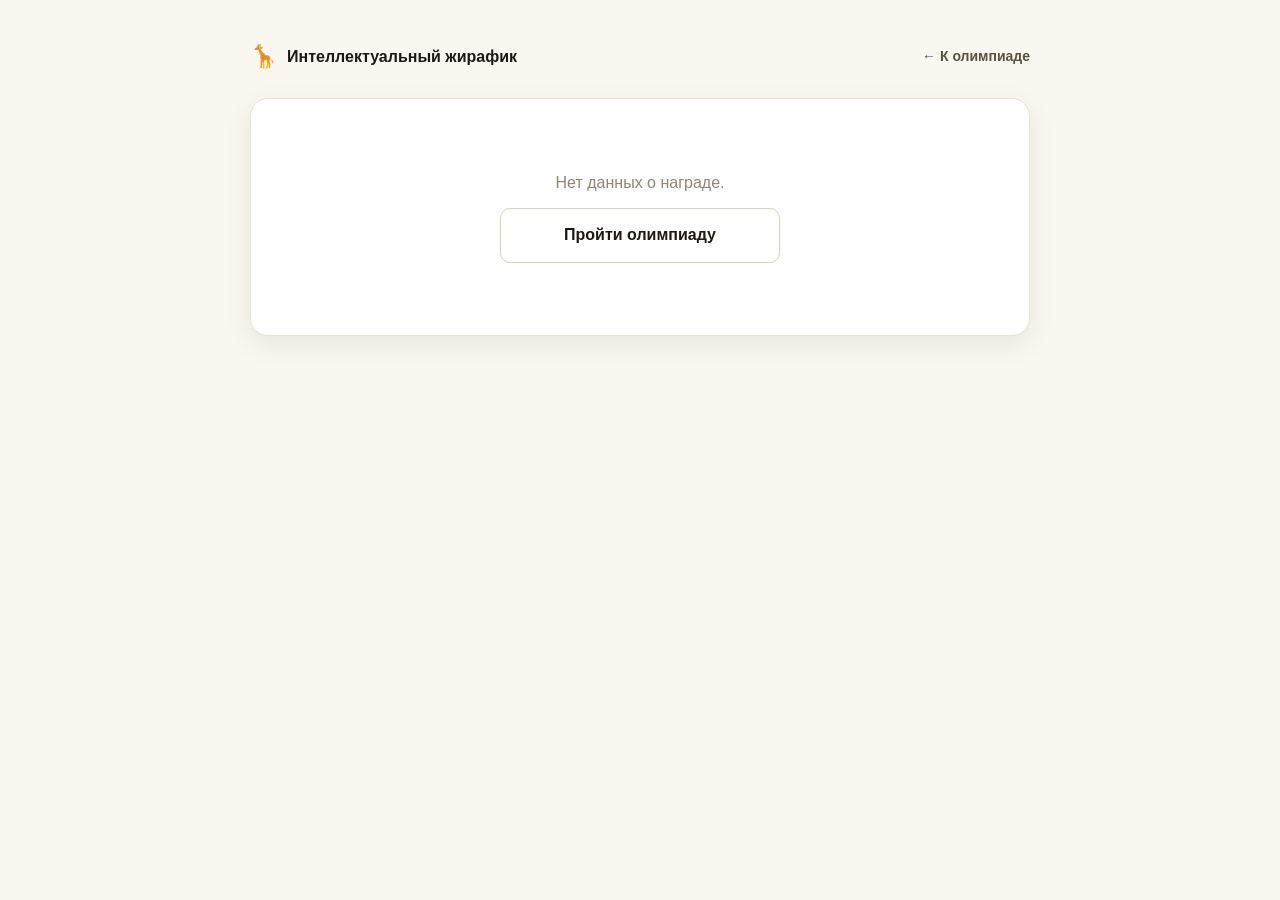
<file: templates/diploma.html>
<!DOCTYPE html>
<html lang="ru">
<head>
<meta charset="UTF-8">
<meta name="viewport" content="width=device-width, initial-scale=1.0">
<title>Получение награды — Интеллектуальный жирафик</title>
<style>
  * { box-sizing: border-box; margin: 0; padding: 0; }
  body {
    font-family: -apple-system, BlinkMacSystemFont, "Segoe UI", Roboto, Arial, sans-serif;
    background: #faf7f0; color: #1c1a15; line-height: 1.55;
    min-height: 100vh; display: flex; flex-direction: column; align-items: center;
    padding: 40px 20px 80px;
  }
  .wrap { width: 100%; max-width: 780px; }
  .topbar {
    display: flex; align-items: center; justify-content: space-between;
    margin-bottom: 24px;
  }
  .brand { display: flex; align-items: center; gap: 10px; font-weight: 800; }
  .brand-emoji { font-size: 22px; }
  .back { color: #5a5142; font-size: 14px; font-weight: 700; text-decoration: none; }
  .back:hover { color: #d68910; }

  .card {
    background: #fff; border: 1px solid #ebe2cf; border-radius: 18px;
    padding: 32px; box-shadow: 0 8px 28px rgba(28,26,21,0.08);
  }
  .card h1 { font-size: 22px; font-weight: 900; margin-bottom: 6px; }
  .card .sub { color: #5a5142; font-size: 14px; margin-bottom: 22px; }

  /* Предпросмотр */
  .preview {
    border: 2px dashed #ebe2cf; border-radius: 12px; padding: 28px 24px;
    text-align: center; background: #fffdf8; margin-bottom: 24px;
  }
  .preview-award {
    font-size: 26px; font-weight: 900; color: #d68910;
    letter-spacing: -0.01em; margin-bottom: 8px;
  }
  .preview-sub { font-size: 12px; color: #8e8575; font-weight: 700;
    text-transform: uppercase; letter-spacing: 0.08em; margin-bottom: 16px; }
  .preview-name {
    font-size: 22px; font-weight: 800; color: #1c1a15;
    border-bottom: 2px solid #ebe2cf; display: inline-block;
    min-width: 240px; padding: 4px 10px; margin-bottom: 14px;
    outline: none;
  }
  .preview-name:empty::before {
    content: 'Фамилия Имя Отчество'; color: #c9bfa8;
  }
  .preview-text { font-size: 14px; color: #5a5142; max-width: 460px; margin: 0 auto; }
  .preview-result { font-size: 13px; color: #8e8575; margin-top: 12px; }

  /* Поля */
  .field-label { font-size: 13px; font-weight: 700; color: #5a5142; display: block; margin-bottom: 6px; }
  .q-input {
    width: 100%; padding: 12px 14px; border: 1.5px solid #ebe2cf; border-radius: 10px;
    font-size: 15px; font-family: inherit; background: #faf7f0; color: #1c1a15;
    margin-bottom: 16px;
  }
  .q-input:focus { outline: none; border-color: #f5a623; background: #fff; box-shadow: 0 0 0 4px rgba(245,166,35,0.15); }

  .btn {
    padding: 14px 24px; border-radius: 10px; font-size: 16px; font-weight: 800;
    cursor: pointer; border: 1.5px solid transparent; font-family: inherit;
    text-decoration: none; display: inline-flex; align-items: center; justify-content: center;
    gap: 6px; width: 100%;
  }
  .btn-primary { background: linear-gradient(135deg, #f5a623, #d68910); color: #fff;
    box-shadow: 0 4px 14px rgba(245,166,35,0.35); }
  .btn-primary:hover { transform: translateY(-1px); }
  .btn:disabled { opacity: 0.5; cursor: not-allowed; transform: none; }
  .btn-outline { background: #fff; color: #1c1a15; border-color: #d9cfb7; }

  .msg { font-size: 13px; color: #8e8575; text-align: center; margin-top: 12px; }
  .msg.ok { color: #2b7a2b; }
  .msg.err { color: #d9534f; }

  .empty-state { text-align: center; padding: 40px 20px; color: #8e8575; }
</style>
</head>
<body>
<div class="wrap">
  <div class="topbar">
    <div class="brand"><span class="brand-emoji">🦒</span> Интеллектуальный жирафик</div>
    <a class="back" href="math_1.html">← К олимпиаде</a>
  </div>

  <div class="card" id="card">
    <div class="empty-state">Загрузка…</div>
  </div>
</div>

<script>
(function () {
  'use strict';

  const card = document.getElementById('card');
  let data = null;

  try {
    const raw = localStorage.getItem('pending_award');
    if (raw) data = JSON.parse(raw);
  } catch (e) {}

  if (!data) {
    card.innerHTML = `
      <div class="empty-state">
        <p style="font-size:16px;margin-bottom:12px;">Нет данных о награде.</p>
        <a class="btn btn-outline" href="math_1.html" style="max-width:280px;margin:0 auto;">
          Пройти олимпиаду
        </a>
      </div>`;
    return;
  }

  // Сохраняем имя, чтобы не вводить повторно
  const nameKey = 'pending_award_name';
  const savedName = localStorage.getItem(nameKey) || '';

  card.innerHTML = `
    <h1>Получение награды</h1>
    <p class="sub">Проверьте данные и подтвердите покупку.</p>

    <div class="preview">
      <div class="preview-award">${escapeHtml(data.awardTitle)}</div>
      <div class="preview-sub">${escapeHtml(data.subject || 'Олимпиада')}</div>
      <div class="preview-name" id="previewName" contenteditable="true"
           spellcheck="false">${escapeHtml(savedName)}</div>
      <div class="preview-text">
        награждается за успешное прохождение олимпиады
      </div>
      <div class="preview-result">
        Результат: ${data.correct} из ${data.total} (${data.pct}%)
      </div>
    </div>

    <label class="field-label" for="nameInput">ФИО участника (как в дипломе)</label>
    <input id="nameInput" class="q-input" type="text"
           placeholder="Иванов Иван Иванович" value="${escapeHtml(savedName)}"
           autocomplete="off">

    <button id="buyBtn" class="btn btn-primary">
      Купить за ${data.price} ₽ и скачать
    </button>
    <div class="msg" id="msg"></div>
  `;

  const nameInput = document.getElementById('nameInput');
  const previewName = document.getElementById('previewName');
  const buyBtn = document.getElementById('buyBtn');
  const msg = document.getElementById('msg');

  function syncName(val) {
    nameInput.value = val;
    previewName.textContent = val;
  }
  nameInput.addEventListener('input', function () { syncName(nameInput.value); });
  previewName.addEventListener('input', function () { syncName(previewName.textContent); });

  buyBtn.addEventListener('click', function () {
    const name = nameInput.value.trim();
    if (!name) {
      msg.textContent = 'Пожалуйста, введите ФИО.';
      msg.className = 'msg err';
      nameInput.focus();
      return;
    }
    localStorage.setItem(nameKey, name);

    // Демо-покупка: без реальной оплаты сразу скачиваем текстовый файл
    buyBtn.disabled = true;
    msg.textContent = 'Готовим файл…';
    msg.className = 'msg';

    try {
      const text = buildAwardText(name, data);
      downloadText(text, `nagrada_${slug(name)}.txt`);
      msg.textContent = 'Файл скачан. Спасибо за покупку!';
      msg.className = 'msg ok';

      // Сообщаем серверу (опционально)
      const fd = new FormData();
      fd.append('filename', data.filename || 'math_1.html');
      fd.append('correct', data.correct);
      fd.append('total', data.total);
      fd.append('award', data.awardKey);
      fd.append('participant', name);
      fetch('/olympiads/submit', { method: 'POST', body: fd, credentials: 'same-origin' })
        .catch(function (e) { console.warn(e); });
    } catch (e) {
      console.error(e);
      msg.textContent = 'Ошибка: ' + e.message;
      msg.className = 'msg err';
    } finally {
      buyBtn.disabled = false;
    }
  });

  function buildAwardText(name, d) {
    const date = new Date().toLocaleDateString('ru-RU', {
      day: 'numeric', month: 'long', year: 'numeric'
    });
    return [
      '================================================',
      '           ИНТЕЛЛЕКТУАЛЬНЫЙ ЖИРАФИК',
      '================================================',
      '',
      '           ' + d.awardTitle.toUpperCase(),
      '',
      'Награждается:',
      '  ' + name,
      '',
      'За успешное прохождение олимпиады:',
      '  ' + (d.subject || 'Олимпиада'),
      '',
      'Результат: ' + d.correct + ' из ' + d.total + ' (' + d.pct + '%)',
      'Дата: ' + date,
      '',
      'Стоимость награды: ' + d.price + ' ₽',
      '',
      '================================================',
      'Организатор: Интеллектуальный жирафик',
      '================================================'
    ].join('\n');
  }

  function downloadText(text, filename) {
    const blob = new Blob([text], { type: 'text/plain;charset=utf-8' });
    const url = URL.createObjectURL(blob);
    const a = document.createElement('a');
    a.href = url;
    a.download = filename;
    document.body.appendChild(a);
    a.click();
    a.remove();
    URL.revokeObjectURL(url);
  }

  function slug(s) {
    return s.replace(/\s+/g, '_').replace(/[^\wА-Яа-яЁё_-]/g, '');
  }

  function escapeHtml(s) {
    return String(s)
      .replace(/&/g, '&amp;').replace(/</g, '&lt;').replace(/>/g, '&gt;')
      .replace(/"/g, '&quot;').replace(/'/g, '&#39;');
  }
})();
</script>
</body>
</html>
</file>
